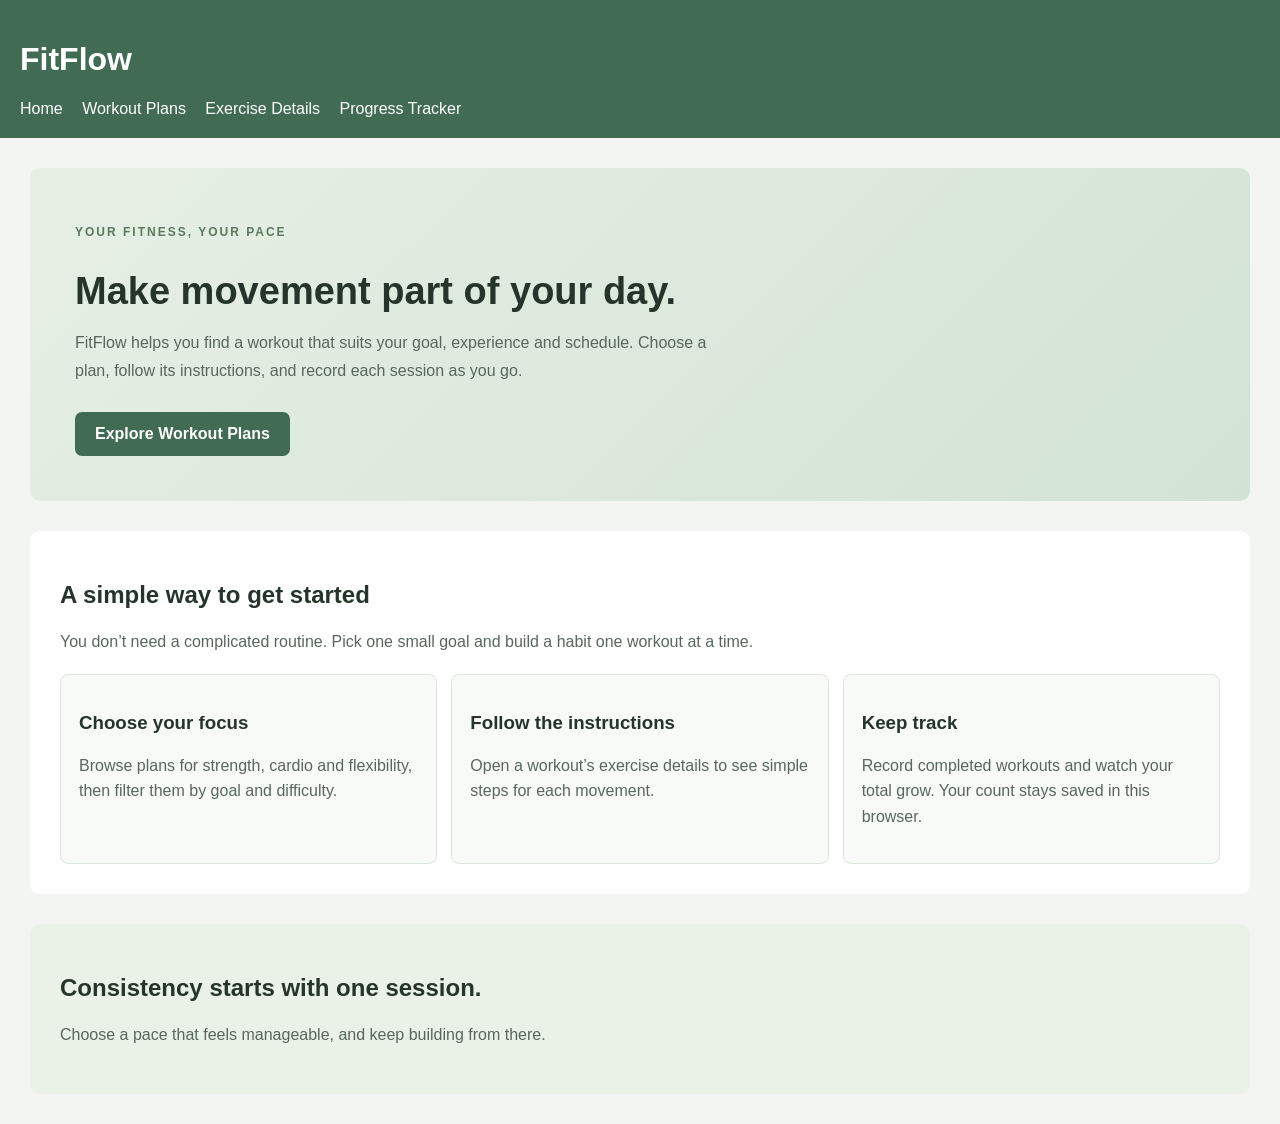
<file: index.html>
<!DOCTYPE html>
<html>
<head>
    <title>FitFlow - Home</title>
    <link rel="stylesheet" href="style.css">
</head>
<body>

    <header>
        <h1>FitFlow</h1>

        <nav>
            <a href="index.html">Home</a>
            <a href="plans.html">Workout Plans</a>
            <a href="details.html">Exercise Details</a>
            <a href="progress.html">Progress Tracker</a>
        </nav>
    </header>

   <main>
    <section class="hero">
        <p class="eyebrow">YOUR FITNESS, YOUR PACE</p>
        <h2>Make movement part of your day.</h2>
        <p>
            FitFlow helps you find a workout that suits your goal, experience
            and schedule. Choose a plan, follow its instructions, and record
            each session as you go.
        </p>
        <a class="explore-link" href="plans.html">Explore Workout Plans</a>
    </section>

    <section class="home-info">
        <h2>A simple way to get started</h2>
        <p>
            You don’t need a complicated routine. Pick one small goal and build
            a habit one workout at a time.
        </p>

        <div class="info-cards">
            <div class="home-card">
                <h3>Choose your focus</h3>
                <p>
                    Browse plans for strength, cardio and flexibility, then
                    filter them by goal and difficulty.
                </p>
            </div>

            <div class="home-card">
                <h3>Follow the instructions</h3>
                <p>
                    Open a workout’s exercise details to see simple steps
                    for each movement.
                </p>
            </div>

            <div class="home-card">
                <h3>Keep track</h3>
                <p>
                    Record completed workouts and watch your total grow.
                    Your count stays saved in this browser.
                </p>
            </div>
        </div>
    </section>

    <section class="home-note">
        <h2>Consistency starts with one session.</h2>
        <p>Choose a pace that feels manageable, and keep building from there.</p>
    </section>
</main>

</body>
</html>
</file>
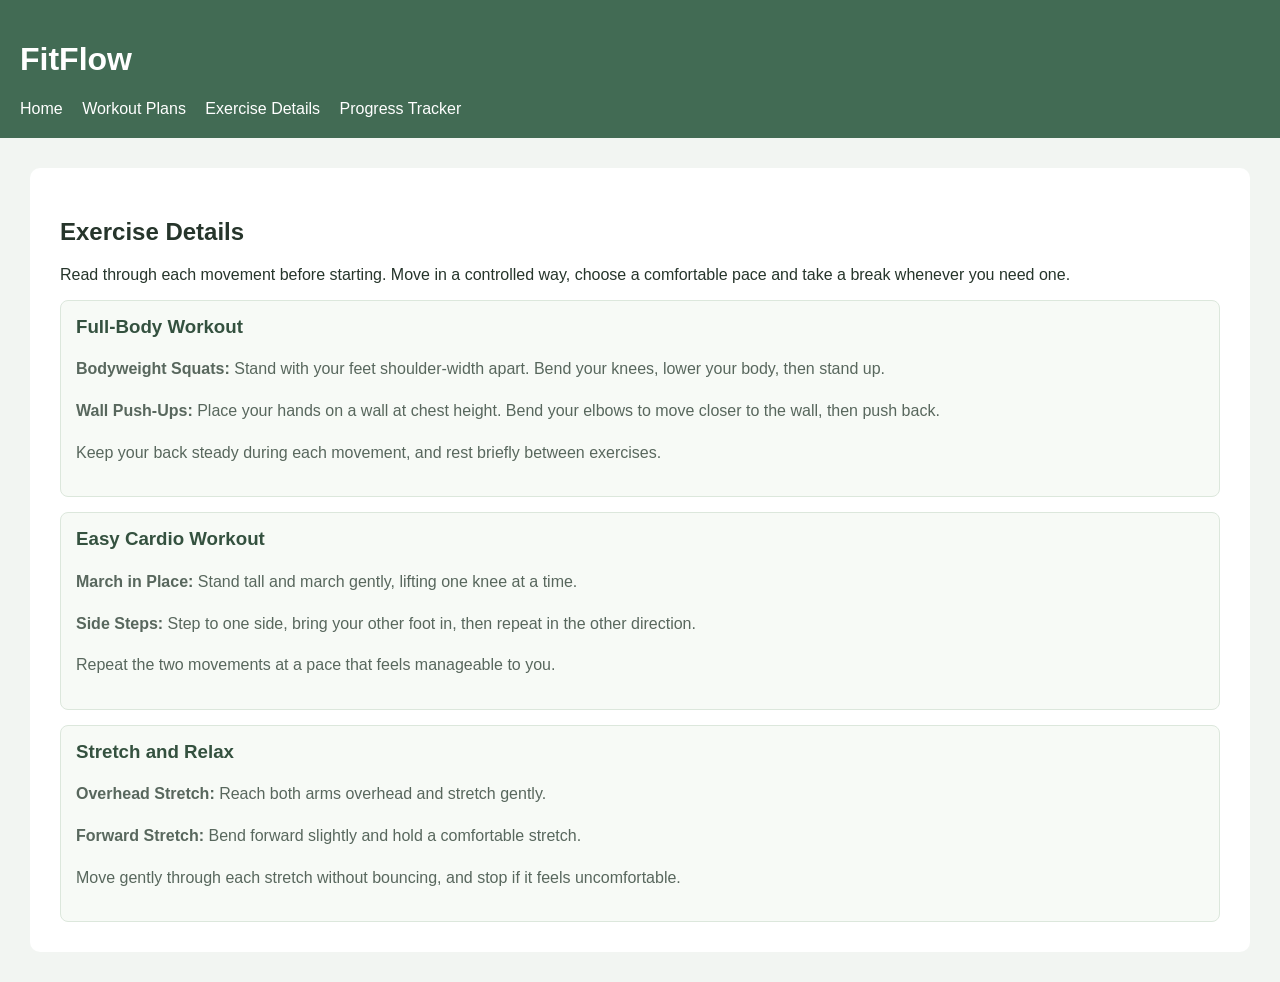
<file: details.html>
<!DOCTYPE html>
<html>
<head>
    <title>FitFlow - Exercise Details</title>
    <link rel="stylesheet" href="style.css">
</head>
<body>

    <header>
        <h1>FitFlow</h1>

        <nav>
            <a href="index.html">Home</a>
            <a href="plans.html">Workout Plans</a>
            <a href="details.html">Exercise Details</a>
            <a href="progress.html">Progress Tracker</a>
        </nav>
    </header>

    <main>
        <section>
            <h2>Exercise Details</h2>
            <p>
    Read through each movement before starting. Move in a controlled way,
    choose a comfortable pace and take a break whenever you need one.
</p>

            <div class="workout-card" id="strength">
                <h3>Full-Body Workout</h3>
                <p><strong>Bodyweight Squats:</strong> Stand with your feet shoulder-width apart. Bend your knees, lower your body, then stand up.</p>
                <p><strong>Wall Push-Ups:</strong> Place your hands on a wall at chest height. Bend your elbows to move closer to the wall, then push back.</p>
                <p>Keep your back steady during each movement, and rest briefly between exercises.</p>
            </div>

            <div class="workout-card" id="cardio">
                <h3>Easy Cardio Workout</h3>
                <p><strong>March in Place:</strong> Stand tall and march gently, lifting one knee at a time.</p>
                <p><strong>Side Steps:</strong> Step to one side, bring your other foot in, then repeat in the other direction.</p>
                <p>Repeat the two movements at a pace that feels manageable to you.</p>
            </div>

            <div class="workout-card" id="flexibility">
                <h3>Stretch and Relax</h3>
                <p><strong>Overhead Stretch:</strong> Reach both arms overhead and stretch gently.</p>
                <p><strong>Forward Stretch:</strong> Bend forward slightly and hold a comfortable stretch.</p>
                <p>Move gently through each stretch without bouncing, and stop if it feels uncomfortable.</p>
            </div>
        </section>
    </main>
<script src="script.js"></script>
</body>
</html>
</file>
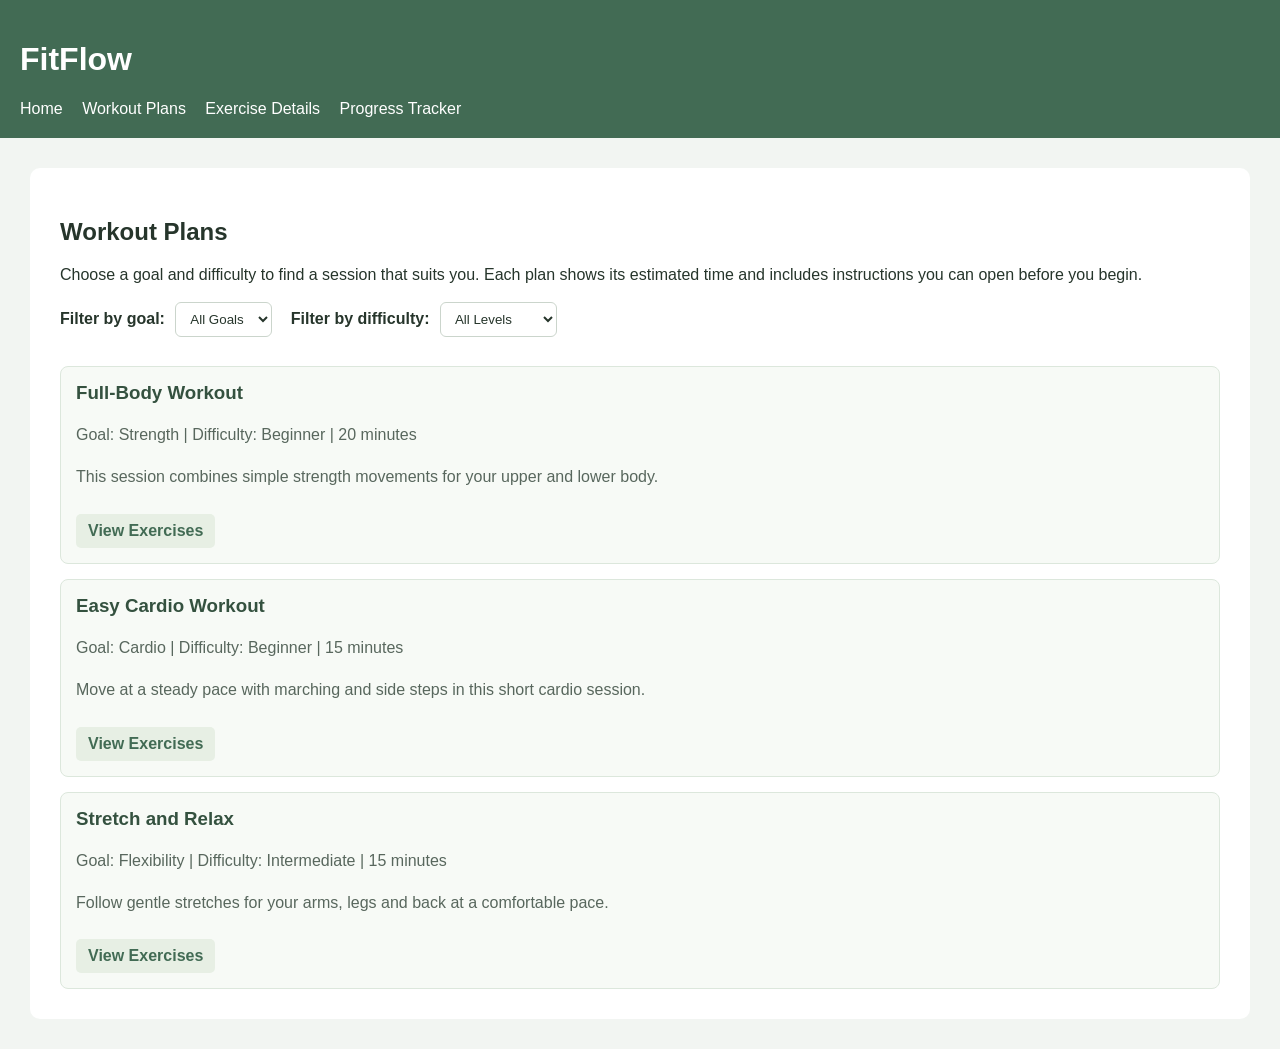
<file: plans.html>
<!DOCTYPE html>
<html>
<head>
    <title>FitFlow - Workout Plans</title>
    <link rel="stylesheet" href="style.css">
</head>
<body>

    <header>
        <h1>FitFlow</h1>

        <nav>
            <a href="index.html">Home</a>
            <a href="plans.html">Workout Plans</a>
            <a href="details.html">Exercise Details</a>
            <a href="progress.html">Progress Tracker</a>
        </nav>
    </header>

    <main>
        <section id="plans">
            <h2>Workout Plans</h2>
            <p>
    Choose a goal and difficulty to find a session that suits you.
    Each plan shows its estimated time and includes instructions you can
    open before you begin.
</p>

            <label for="goal-filter">Filter by goal:</label>
            <select id="goal-filter">
                <option value="all">All Goals</option>
                <option value="Strength">Strength</option>
                <option value="Cardio">Cardio</option>
                <option value="Flexibility">Flexibility</option>
            </select>

            <label for="level-filter">Filter by difficulty:</label>
            <select id="level-filter">
                <option value="all">All Levels</option>
                <option value="Beginner">Beginner</option>
                <option value="Intermediate">Intermediate</option>
            </select>

            <div class="workout-card" data-goal="Strength" data-level="Beginner">
                <h3>Full-Body Workout</h3>
                <p>Goal: Strength | Difficulty: Beginner | 20 minutes</p>
                <p>This session combines simple strength movements for your upper and lower body.</p>
                <a href="details.html#strength">View Exercises</a>
            </div>

            <div class="workout-card" data-goal="Cardio" data-level="Beginner">
                <h3>Easy Cardio Workout</h3>
                <p>Goal: Cardio | Difficulty: Beginner | 15 minutes</p>
                <p>Move at a steady pace with marching and side steps in this short cardio session.</p>
                <a href="details.html#cardio">View Exercises</a>
            </div>

            <div class="workout-card" data-goal="Flexibility" data-level="Intermediate">
                <h3>Stretch and Relax</h3>
                <p>Goal: Flexibility | Difficulty: Intermediate | 15 minutes</p>
                <p>Follow gentle stretches for your arms, legs and back at a comfortable pace.</p>
                <a href="details.html#flexibility">View Exercises</a>
            </div>
        </section>
    </main>
<script src="script.js"></script>
</body>
</html>
</file>
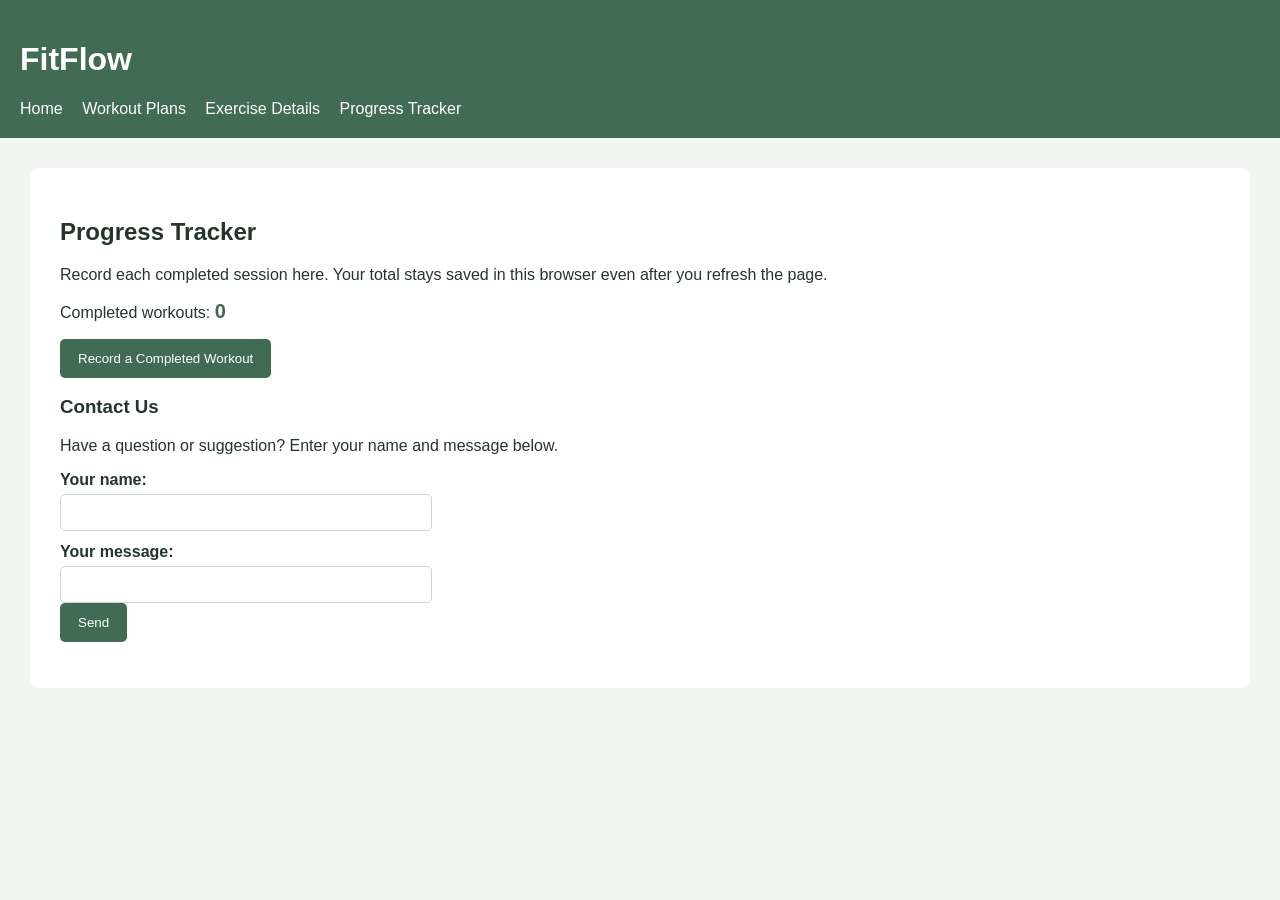
<file: progress.html>
<!DOCTYPE html>
<html>
<head>
    <title>FitFlow - Progress Tracker</title>
    <link rel="stylesheet" href="style.css">
</head>
<body>

    <header>
        <h1>FitFlow</h1>

        <nav>
            <a href="index.html">Home</a>
            <a href="plans.html">Workout Plans</a>
            <a href="details.html">Exercise Details</a>
            <a href="progress.html">Progress Tracker</a>
        </nav>
    </header>

    <main>
        <section id="progress">
            <h2>Progress Tracker</h2>
            <p>
    Record each completed session here. Your total stays saved in this browser
    even after you refresh the page.
</p>

            <p>
                Completed workouts:
                <span id="workout-count">0</span>
            </p>

            <button id="complete-button">Record a Completed Workout</button>

            <h3>Contact Us</h3>
            <p>Have a question or suggestion? Enter your name and message below.</p>

            <form>
                <label for="name">Your name:</label>
                <input type="text" id="name">

                <label for="message">Your message:</label>
                <input type="text" id="message">

                <button type="button" id="send-button">Send</button>
                <p id="form-response"></p>
            </form>
        </section>
    </main>
<script src="script.js"></script>
</body>
</html>
</file>
<file: style.css>
body {
    font-family: Arial, sans-serif;
    background-color: #f2f5f2;
    color: #26352b;
    margin: 0;
}

header {
    background-color: #426b54;
    color: white;
    padding: 20px;
}

nav a {
    color: white;
    text-decoration: none;
    margin-right: 15px;
}

section {
    background-color: white;
    margin: 30px;
    padding: 30px;
    border-radius: 10px;
}

button {
    background-color: #426b54;
    color: white;
    border: none;
    padding: 12px 18px;
    border-radius: 5px;
}

.workout-card {
    background-color: #f7faf6;
    padding: 15px;
    margin-top: 15px;
    border: 1px solid #dce7dc;
    border-radius: 8px;
}

.workout-card a {
    display: inline-block;
    margin-top: 8px;
    color: #426b54;
    font-weight: bold;
}

#workout-count {
    color: #426b54;
    font-size: 20px;
    font-weight: bold;
}

#progress form {
    margin-top: 15px;
}

#progress label {
    display: block;
    margin-top: 12px;
    font-weight: bold;
}

#progress input {
    display: block;
    width: 100%;
    max-width: 350px;
    padding: 10px;
    margin-top: 5px;
    border: 1px solid #cbd5cc;
    border-radius: 5px;
}

#form-response {
    color: #426b54;
    font-weight: bold;
}

@media screen and (max-width: 600px) {
    nav {
        display: flex;
        flex-wrap: wrap;
        gap: 8px;
    }

    nav a {
        margin-right: 0;
    }

    section {
        margin: 15px;
        padding: 20px;
    }

    .workout-card {
        padding: 12px;
    }
}

.hero {
    background: linear-gradient(135deg, #e7efe4, #d2e3d5);
    padding: 45px;
}

.eyebrow {
    color: #587b5d;
    font-size: 12px;
    font-weight: bold;
    letter-spacing: 2px;
}

.hero h2 {
    font-size: 38px;
    margin-bottom: 12px;
}

.hero > p:not(.eyebrow) {
    max-width: 650px;
    line-height: 1.7;
    color: #58675d;
}

.explore-link {
    display: inline-block;
    margin-top: 12px;
    padding: 13px 20px;
    border-radius: 7px;
    background-color: #426b54;
    color: white;
    font-weight: bold;
    text-decoration: none;
}

.explore-link:hover {
    background-color: #2f503d;
}

.info-cards {
    display: grid;
    grid-template-columns: repeat(3, 1fr);
    gap: 14px;
    margin-top: 20px;
}

.home-card {
    padding: 18px;
    border: 1px solid #dce7dc;
    border-radius: 8px;
    background-color: #f7faf6;
}

.home-card p,
.home-info > p,
.home-note p {
    line-height: 1.6;
    color: #58675d;
}

.home-note {
    background-color: #eaf1e7;
}

@media screen and (max-width: 600px) {
    .hero {
        padding: 25px;
    }

    .hero h2 {
        font-size: 30px;
    }

    .info-cards {
        grid-template-columns: 1fr;
    }
}

#plans label {
    display: inline-block;
    margin: 10px 6px 14px 0;
    font-weight: bold;
}

#plans select {
    margin: 0 14px 14px 0;
    padding: 8px 10px;
    border: 1px solid #cbd5cc;
    border-radius: 6px;
    background-color: white;
    color: #26352b;
}

.workout-card h3 {
    margin-top: 0;
    color: #34513f;
}

.workout-card p {
    line-height: 1.6;
    color: #58675d;
}

.workout-card a {
    padding: 8px 12px;
    border-radius: 5px;
    background-color: #e7efe4;
    text-decoration: none;
}

.workout-card a:hover {
    background-color: #dce9d8;
}
</file>
